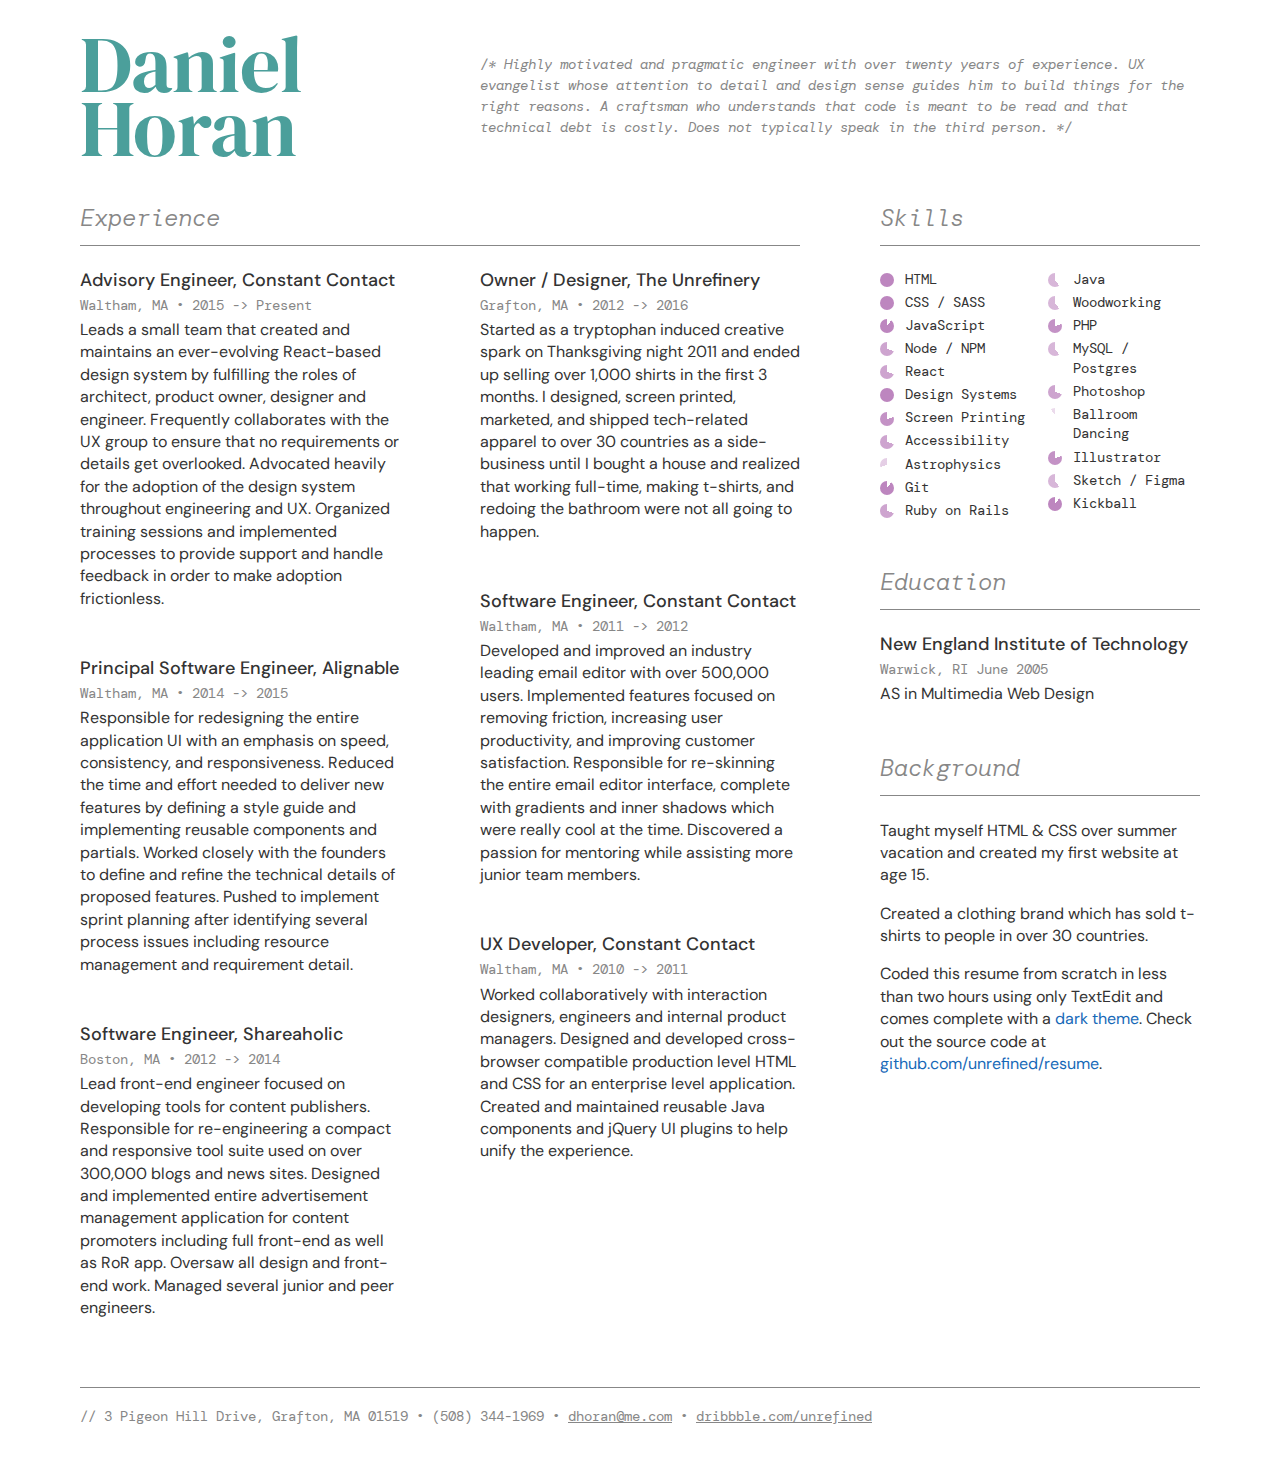
<file: index.html>
<!--

Greetings from behind the curtain!

Thanks for stopping by. Please take a look around. I hope that everything is to your liking but remember: nothing lasts, nothing is finished, nothing is perfect.

-->

<html lang="en">
  <head>
    <title>Daniel Horan's Resume</title>
    <meta charset="utf-8" />
    <meta name="viewport" content="width=device-width, initial-scale=1.0" />
    <link rel="apple-touch-icon" sizes="144x144" href="icons/apple-touch-icon.png">
    <link rel="icon" type="image/png" sizes="32x32" href="icons/favicon-32x32.png">
    <link rel="icon" type="image/png" sizes="16x16" href="icons/favicon-16x16.png">
    <link rel="mask-icon" href="icons/safari-pinned-tab.svg" color="#5bbad5">
    <meta name="theme-color" content="#ffffff">
    <link href="https://fonts.gstatic.com" rel="preconnect">
    <link
      href="https://fonts.googleapis.com/css2?family=DM+Mono:ital,wght@0,300;0,400;0,500;1,300;1,400;1,500&display=swap"
      rel="stylesheet">
    <link href="https://fonts.googleapis.com/css2?family=DM+Serif+Display:ital@0;1&display=swap" rel="stylesheet">
    <link
      href="https://fonts.googleapis.com/css2?family=DM+Sans:ital,wght@0,400;0,500;0,700;1,400;1,500;1,700&family=DM+Serif+Display:ital@0;1&display=swap"
      rel="stylesheet">
    <link rel="stylesheet" href="main.css">
    <script>
      const switchTheme = (e) => {
        const toggle = document.getElementById('toggle');
        toggle.innerText = toggle.innerText === 'light theme' ? 'dark theme' : 'light theme';
        document.body.className = document.body.className === '' ? 'dark' : '';
    }
    </script>
  </head>
  <body>
    <div class="grid-container">
      <h1 class="name" onClick="switchTheme(event)">Daniel <span>Horan</span></h1>
      <blockquote class="quote">/* Highly motivated and pragmatic engineer with over twenty years of experience. UX evangelist whose attention to detail and design sense guides him to build things for the right reasons. A craftsman who understands that code is meant to be read and that technical debt is costly. Does not typically speak in the third person. */
      </blockquote>
      <main class="main">
        <section>
          <h2>Experience</h2>

          <div class="experience">
            <article>
              <h3>Advisory Engineer, Constant Contact</h3>
              <h4>Waltham, MA • 2015 -> Present</h4>
              <p>Leads a small team that created and maintains an ever-evolving React-based design system by fulfilling the roles of architect, product owner, designer and engineer. Frequently collaborates with the UX group to ensure that no requirements or details get overlooked. Advocated heavily for the adoption of the design system throughout engineering and UX. Organized training sessions and implemented processes to provide support and handle feedback in order to make adoption frictionless.</p>
            </article>

            <article>
              <h3>Principal Software Engineer, Alignable</h3>
              <h4>Waltham, MA • 2014 -> 2015</h4>
              <p>Responsible for redesigning the entire application UI with an emphasis on speed, consistency, and responsiveness. Reduced the time and effort needed to deliver new features by defining a style guide and implementing reusable components and partials. Worked closely with the founders to define and refine the technical details of proposed features. Pushed to implement sprint planning after identifying several process issues including resource management and requirement detail.</p>
            </article>

            <article>
              <h3>Software Engineer, Shareaholic</h3>
              <h4>Boston, MA • 2012 -> 2014</h4>
              <p>Lead front-end engineer focused on developing tools for content publishers. Responsible for re-engineering a compact and responsive tool suite used on over 300,000 blogs and news sites. Designed and implemented entire advertisement management application for content promoters including full front-end as well as RoR app. Oversaw all design and front-end work. Managed several junior and peer engineers.</p>
            </article>

            <article>
              <h3>Owner / Designer, The Unrefinery</h3>
              <h4>Grafton, MA • 2012 -> 2016</h4>
              <p>Started as a tryptophan induced creative spark on Thanksgiving night 2011 and ended up selling over 1,000 shirts in the first 3 months. I designed, screen printed, marketed, and shipped tech-related apparel to over 30 countries as a side-business until I bought a house and realized that working full-time, making t-shirts, and redoing the bathroom were not all going to happen.</p>
            </article>

            <article>
              <h3>Software Engineer, Constant Contact</h3>
              <h4>Waltham, MA • 2011 -> 2012</h4>
              <p>Developed and improved an industry leading email editor with over 500,000 users. Implemented features focused on removing friction, increasing user productivity, and improving customer satisfaction. Responsible for re-skinning the entire email editor interface, complete with gradients and inner shadows which were really cool at the time. Discovered a passion for mentoring while assisting more junior team members.</p>
            </article>

            <article>
              <h3>UX Developer, Constant Contact</h3>
              <h4>Waltham, MA • 2010 -> 2011</h4>
              <p>Worked collaboratively with interaction designers, engineers and internal product managers. Designed and developed cross-browser compatible production level HTML and CSS for an enterprise level application. Created and maintained reusable Java components and jQuery UI plugins to help unify the experience.</p>
            </article>

          </div>
        </section>
      </main>

      <aside class="aside">
        <section>
          <h2>Skills</h2>
          <ul class="skills">
            <li data-proficiency="100">HTML</li>
            <li data-proficiency="100">CSS / SASS</li>
            <li data-proficiency="90">JavaScript</li>
            <li data-proficiency="70">Node / NPM</li>
            <li data-proficiency="70">React</li>
            <li data-proficiency="100">Design Systems</li>
            <li data-proficiency="80">Screen Printing</li>
            <li data-proficiency="70">Accessibility</li>
            <li data-proficiency="30">Astrophysics</li>
            <li data-proficiency="90">Git</li>
            <li data-proficiency="70">Ruby on Rails</li>
            <li data-proficiency="60">Java</li>
            <li data-proficiency="60">Woodworking</li>
            <li data-proficiency="80">PHP</li>
            <li data-proficiency="60">MySQL / Postgres</li>
            <li data-proficiency="70">Photoshop</li>
            <li data-proficiency="10">Ballroom Dancing</li>
            <li data-proficiency="80">Illustrator</li>
            <li data-proficiency="60">Sketch / Figma</li>
            <li data-proficiency="90">Kickball</li>
          </ul>
        </section>

        <section class="education">
          <h2>Education</h2>
          <article>
            <h3>New England Institute of Technology</h3>
            <h4>Warwick, RI June 2005</h4>
            <p>AS in Multimedia Web Design</p>
          </article>
        </section>

        <section>
          <h2>Background</h2>
          <ul class="bio">
            <li>Taught myself HTML & CSS over summer vacation and created my first website at age 15.</li>
            <li>Created a clothing brand which has sold t-shirts to people in over 30 countries.</li>
            <li>Coded this resume from scratch in less than two hours using only TextEdit and comes complete with a <span class="link" id="toggle" onclick="switchTheme(event, true)">dark theme</span>. Check out the source code at <a href="https://github.com/unrefined/resume">github.com/unrefined/resume</a>.</li>
          </ul>
        </section>

      </aside>

      <footer>
        <span class="address">3 Pigeon Hill Drive, Grafton, MA 01519</span>
        <span class="telephone">(508) 344-1969</span>
        <span><a href="mailto:dhoran@me.com">dhoran@me.com</a></span>
        <span><a href="https://dribbble.com/unrefined">dribbble.com/unrefined</a></span>
      </footer>
    </div>
  </body>
</html>
</file>
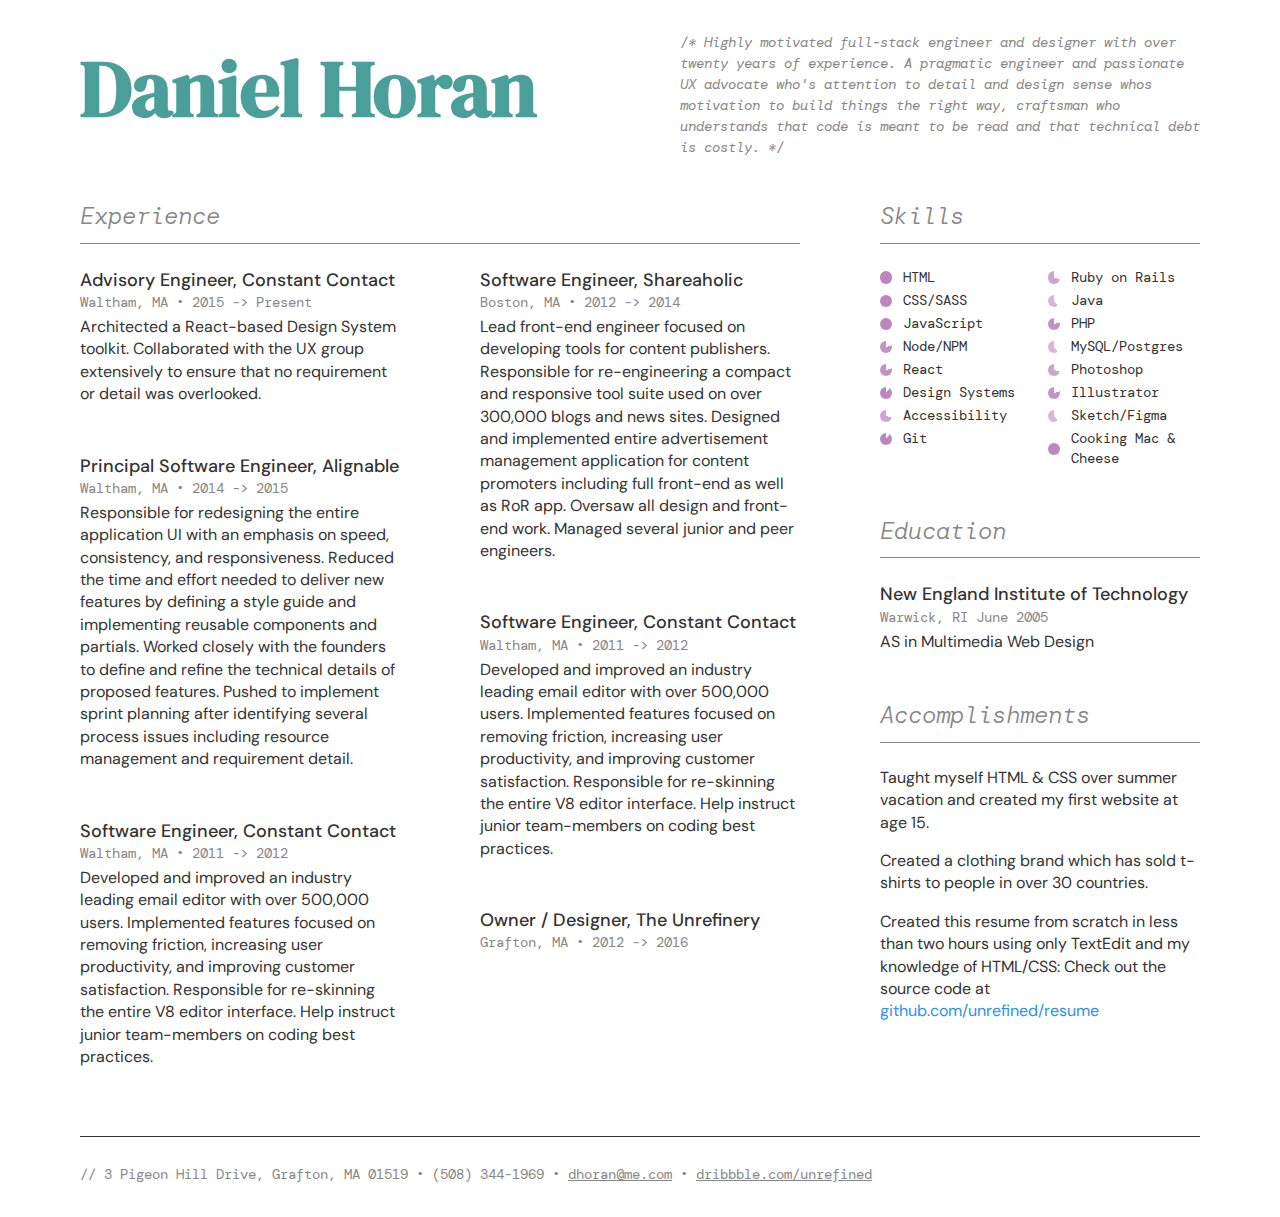
<file: src/index.html>
<html lang="en">
  <head>
    <title>Daniel Horan's Resume</title>
    <link href="https://fonts.gstatic.com" rel="preconnect">
    <link
      href="https://fonts.googleapis.com/css2?family=DM+Mono:ital,wght@0,300;0,400;0,500;1,300;1,400;1,500&display=swap"
      rel="stylesheet">
    <link href="https://fonts.googleapis.com/css2?family=DM+Serif+Display:ital@0;1&display=swap" rel="stylesheet">
    <link
      href="https://fonts.googleapis.com/css2?family=DM+Sans:ital,wght@0,400;0,500;0,700;1,400;1,500;1,700&family=DM+Serif+Display:ital@0;1&display=swap"
      rel="stylesheet">
    <link rel="stylesheet" href="main.css">
    <script>
      const switchTheme = () => {
        document.body.className = document.body.className === '' ? 'dark' : '';
    }
    </script>
  </head>
  <body>
    <div class="grid-container">
      <h1 class="name" onClick="switchTheme()">Daniel Horan</h1>
      <blockquote class="quote">/* Highly motivated full-stack engineer and designer with over twenty years of experience. A pragmatic engineer and passionate UX advocate who's attention to detail and design sense
        whos motivation to build things the right way, craftsman who understands that code is meant to be read and that
        technical debt is costly. */
      </blockquote>
      <main class="main">
        <section class="experience">
          <h2>Experience</h2>

          <div class="columns">
            <article>
              <h3>Advisory Engineer, Constant Contact</h3>
              <h4>Waltham, MA • 2015 -> Present</h4>
              <p>Architected a React-based Design System toolkit. Collaborated with the UX group extensively to ensure that
                no requirement or detail was overlooked. </p>
            </article>

            <article>
              <h3>Principal Software Engineer, Alignable</h3>
              <h4>Waltham, MA • 2014 -> 2015</h4>
              <p>Responsible for redesigning the entire application UI with an emphasis on speed, consistency, and
                responsiveness. Reduced the time and effort needed to deliver new features by defining a style guide and
                implementing reusable components and partials. Worked closely with the founders to define and refine the
                technical details of proposed features. Pushed to implement sprint planning after identifying several
                process issues including resource management and requirement detail.</p>
            </article>

            <article>
              <h3>Software Engineer, Constant Contact</h3>
              <h4>Waltham, MA • 2011 -> 2012</h4>
              <p>Developed and improved an industry leading email editor with over 500,000 users. Implemented features
                focused on removing friction, increasing user productivity, and improving customer satisfaction. Responsible
                for re-skinning the entire V8 editor interface. Help instruct junior team-members on coding best
                practices. </p>
            </article>

            <article>
              <h3>Software Engineer, Shareaholic</h3>
              <h4>Boston, MA • 2012 -> 2014</h4>
              <p>Lead front-end engineer focused on developing tools for content publishers. Responsible for re-engineering
                a compact and responsive tool suite used on over 300,000 blogs and news sites. Designed and implemented
                entire advertisement management application for content promoters including full front-end as well as RoR
                app. Oversaw all design and front-end work. Managed several junior and peer engineers.</p>
            </article>

            <article>
              <h3>Software Engineer, Constant Contact</h3>
              <h4>Waltham, MA • 2011 -> 2012</h4>
              <p>Developed and improved an industry leading email editor with over 500,000 users. Implemented features
                focused on removing friction, increasing user productivity, and improving customer satisfaction. Responsible
                for re-skinning the entire V8 editor interface. Help instruct junior team-members on coding best
                practices.</p>
            </article>

            <article>
              <h3>Owner / Designer, The Unrefinery</h3>
              <h4>Grafton, MA • 2012 -> 2016</h4>
              <p></p>
            </article>
          </div>
        </section>
      </main>

      <aside class="aside">
        <section>
          <h2>Skills</h2>
          <ul class="skills">
            <li data-proficiency="100">HTML</li>
            <li data-proficiency="100">CSS/SASS</li>
            <li data-proficiency="100">JavaScript</li>
            <li data-proficiency="80">Node/NPM</li>
            <li data-proficiency="80">React</li>
            <li data-proficiency="90">Design Systems</li>
            <li data-proficiency="70">Accessibility</li>
            <li data-proficiency="90">Git</li>
            <li data-proficiency="70">Ruby on Rails</li>
            <li data-proficiency="60">Java</li>
            <li data-proficiency="80">PHP</li>
            <li data-proficiency="60">MySQL/Postgres</li>
            <li data-proficiency="70">Photoshop</li>
            <li data-proficiency="80">Illustrator</li>
            <li data-proficiency="60">Sketch/Figma</li>
            <li data-proficiency="100">Cooking Mac & Cheese</li>
          </ul>
        </section>

        <section class="education">
          <h2>Education</h2>
          <article>
            <h3>New England Institute of Technology</h3>
            <h4>Warwick, RI June 2005</h4>
            <p>AS in Multimedia Web Design</p>
          </article>
        </section>

        <section>
          <h2>Accomplishments</h2>
          <ul class="accomplishments">
            <li>Taught myself HTML & CSS over summer vacation and created my first website at age 15.</li>
            <li>Created a clothing brand which has sold t-shirts to people in over 30 countries.</li>
            <li>Created this resume from scratch in less than two hours using only TextEdit and my knowledge of HTML/CSS: Check out the source code at <a href="https://github.com/unrefined/resume">github.com/unrefined/resume</a></li>
          </ul>
        </section>

      </aside>

      <footer>
        // 3 Pigeon Hill Drive, Grafton, MA 01519 • (508) 344-1969 • <a href="mailto:dhoran@me.com">dhoran@me.com</a> • <a href="https://dribbble.com/unrefined">dribbble.com/unrefined</a>
      </footer>
    </div>
  </body>
</html>
</file>
<file: main.css>
/* Variables */
:root {
  --white: #ffffff;
  --black: #333333;
  --gray: #878787;
  --blue: #1769b8;
  --green: #4b9f9b;
  --purple: #bd86bf;
  --orange: #f8bb3c;
  --red: #eb5d5f;

  --type-body: 'DM Sans', sans-serif;
  --type-heading: 'DM Serif Display', serif;
  --type-mono: 'DM Mono', monospace;

  --body-bg: var(--white);
  --body-color: var(--black);
  --pie-color: var(--purple);
  --link-color: var(--blue);
}

/* Dark Theme overrides */
@media only screen {
  .dark {
    --white: #ececec;
    --gray: #a7a7a7;
    --green: #57b6b2;
    --blue: #2991f6;
    --body-bg: #1b1d22;
    --body-color: var(--white);
    --link-color: var(--blue);
  }
}

/* Reset */
* {
  margin: 0;
  padding: 0;
  outline: 0;
  font-size: 1em;
  font-weight: normal;
  font-style: normal;
  border: 0;
  text-decoration: none;
  list-style-type: none
}

body {
  font-family: var(--type-body);
  background-color: var(--body-bg);
  color: var(--body-color);
  font-size: 16px;
  font-weight: 400;
  line-height: 1.4;
}

/* Grid layout */
.grid-container {
  padding: 2em;
  display: grid;
  grid-template-columns: 1fr;
  grid-template-rows: auto auto auto auto auto;
  gap: 2em 5em;
  grid-template-areas:
      "name"
      "quote"
      "main"
      "aside"
      "footer";
}

.name {
  grid-area: name;
}

.quote {
  grid-area: quote;
  align-self: center;
}

.main {
  grid-area: main;
}

.aside {
  grid-area: aside;
}

footer {
  grid-area: footer;
  color: var(--gray);
  border-top: 1px solid var(--gray);
  padding-top: 1em;
  font-family: var(--type-mono);
  font-size: 0.875em;
  line-height: 2;
}

footer::before {
  content: "/* "
}

footer::after {
  content: " */"
}

footer > * {
  display: block;
}

/* Headings */
h1 {
  font-family: var(--type-heading);
  font-size: 5em;
  font-weight: 500;
  line-height: 0.8;
  color: var(--green);
}

h1 span {
  color: var(--green);
}

h2 {
  font-size: 1.5em;
  font-weight: 100;
  font-style: italic;
  border-bottom: 1px solid var(--gray);
  line-height: 1.2;
  padding: 0.5em 0;
  margin-bottom: 1em;
  color: var(--gray);
  font-family: var(--type-mono);
}

h3 {
  font-size: 1.125em;
  font-weight: 500;
  line-height: 1.2;
  margin-bottom: 0.25em;
}

h4 {
  font-family: var(--type-mono);
  font-size: 0.875em;
  color: var(--gray);
  margin-bottom: 0.25em;
}

/* Elements */

blockquote {
  font-size: 0.875em;
  color: var(--gray);
  font-style: italic;
  line-height: 1.5;
  font-family: var(--type-mono);
}

a, .link {
  color: var(--link-color);
  cursor: pointer;
}

footer a, footer .link {
  color: inherit;
  text-decoration: underline;
  cursor: pointer;
}

section {
  margin-bottom: 2.25em;
}

article {
  break-inside: avoid;
}

article:not(:last-child) {
  margin-bottom: 3em;
}

p:not(:last-of-type) {
  margin-bottom: 1em;
}

.experience {
  columns: 1;
  column-gap: 5em;
}

.skills {
  columns: 1;
  column-gap: 1em;
}

.skills li {
  display: flex;
  flex-direction: row;
  margin-bottom: 0.5em;
  font-size: 1em;
  font-family: var(--type-mono);
  position: relative;
}

.bio li {
  margin-bottom: 1em;
}

[data-proficiency]::before {
  position: relative;
  top: 0.2rem;
  content: "";
  display: block;
  flex: 0 0 auto;
  width: 14px;
  height: 14px;
  border-radius: 10em;
  margin-right: 0.75em;
}

[data-proficiency="100"]::before {
  background: var(--pie-color);
}

[data-proficiency="90"]::before {
  background: conic-gradient(var(--body-bg) 0, var(--body-bg) 10%, var(--pie-color) 10%, var(--pie-color) 100%);
}

[data-proficiency="80"]::before {
  opacity: 0.9;
  background: conic-gradient(var(--body-bg) 0, var(--body-bg) 20%, var(--pie-color) 20%, var(--pie-color) 100%);
}

[data-proficiency="70"]::before {
  opacity: 0.75;
  background: conic-gradient(var(--body-bg) 0, var(--body-bg) 30%, var(--pie-color) 30%, var(--pie-color) 100%);
}

[data-proficiency="60"]::before {
  opacity: 0.6;
  background: conic-gradient(var(--body-bg) 0, var(--body-bg) 40%, var(--pie-color) 40%, var(--pie-color) 100%);
}

[data-proficiency="50"]::before {
  opacity: 0.45;
  background: conic-gradient(var(--body-bg) 0, var(--body-bg) 50%, var(--pie-color) 50%, var(--pie-color) 100%);
}

[data-proficiency="30"]::before {
  opacity: 0.4;
  background: conic-gradient(var(--body-bg) 0, var(--body-bg) 70%, var(--pie-color) 70%, var(--pie-color) 100%);
}

[data-proficiency="10"]::before {
  opacity: 0.3;
  background: conic-gradient(var(--body-bg) 0, var(--body-bg) 90%, var(--pie-color) 90%, var(--pie-color) 100%);
}

@media print, screen and (min-width: 800px) {
  .grid-container {
    padding: 2em 5em;
    grid-template-columns: 1fr 1fr 1fr 1fr 1fr 1fr;
    grid-template-rows: auto 1fr auto;
    gap: 2em 5em;
    grid-template-areas:
      "name name quote quote quote quote"
      "main main main main aside aside"
      "footer footer footer footer footer footer";
  }

  .skills li {
    font-size: 0.875em;
    margin-bottom: 0.25em;
  }

  footer > * {
    display: inline;
  }

  footer > *:not(:first-child)::before {
    content: " • ";
  }

  footer::before {
    content: "// "
  }

  footer::after {
    content: ""
  }

}

@media print, screen and (min-width: 1000px) {
  .experience {
    columns: 2;
  }
}

@media print, screen and (min-width: 1200px) {
  .skills {
    columns: 2;
  }
}


@media print {
  @page { size: landscape; }
  * {
    -webkit-print-color-adjust: exact;
    print-color-adjust: exact;
  }
  body {
    font-size: 10px;
  }
  .grid-container {
    padding: 1em 1em;
    grid-template-areas:
      "name name name quote quote quote"
      "main main main main aside aside"
      "footer footer footer footer footer footer";
  }

  footer a, .link {
    color: inherit;
    text-decoration: none;
  }

  [data-proficiency]::before {
    width: 8px;
    height: 8px;
    opacity: 1;
    top: 0.15rem;
  }
}
</file>
<file: src/main.css>
/* Variables */
:root {
  --white: #ffffff;
  --black: #333333;
  --gray: #878787;
  --blue: #2991f6;
  --green: #4b9f9b;
  --purple: #bd86bf;
  --orange: #f8bb3c;
  --red: #eb5d5f;

  --type-body: 'DM Sans', sans-serif;
  --type-heading: 'DM Serif Display', serif;
  --type-mono: 'DM Mono', monospace;

  --body-bg: var(--white);
  --body-color: var(--black);
  --pie-color: var(--purple);
  --link-color: var(--blue);
}

/* Dark Theme overrides */
.dark {
  --white: #ececec;
  --gray: #a7a7a7;
  --green: #57b6b2;
  --body-bg: var(--black);
  --body-color: var(--white)
}

/* Reset */
* {
  margin: 0;
  padding: 0;
  outline: 0;
  font-size: 1em;
  font-weight: normal;
  font-style: normal;
  border: 0;
  text-decoration: none;
  list-style-type: none
}

body {
  font-family: var(--type-body);
  background-color: var(--body-bg);
  color: var(--body-color);
  font-size: 16px;
  font-weight: 400;
  line-height: 1.4;
}

/* Grid layout */
.grid-container {
  padding: 2em 5em;
  display: grid;
  grid-template-columns: 1fr 1fr 1fr 1fr 1fr 1fr;
  grid-template-rows: auto 1fr auto;
  gap: 2em 5em;
  grid-template-areas:
      "name name name quote quote quote"
      "main main main main aside aside"
      "footer footer footer footer footer footer";
}

.name {
  grid-area: name;
}

.quote {
  grid-area: quote;
  align-self: center;
}

.main {
  grid-area: main;
}

.aside {
  grid-area: aside;
}

footer {
  grid-area: footer;
  color: var(--gray);
  border-top: 1px solid var(--black);
  padding-top: 2em;
  font-family: var(--type-mono);
  font-size: 0.875em;
}

.columns {
  columns: 2;
  column-gap: 5em;
}

/* Headings */
h1 {
  font-size: 5em;
  font-weight: 800;
  color: var(--green);
  font-family: var(--type-heading);
}

h2 {
  font-size: 1.5em;
  font-weight: 100;
  font-style: italic;
  border-bottom: 1px solid var(--gray);
  line-height: 1.2;
  padding: 0.5em 0;
  margin-bottom: 1em;
  color: var(--gray);
  font-family: var(--type-mono);
}

h3 {
  font-size: 1.125em;
  font-weight: 500;
}

h4 {
  font-family: var(--type-mono);
  font-size: 0.875em;
  color: var(--gray);
  margin-bottom: 0.25em;
}

/* Elements */

blockquote {
  font-size: 0.875em;
  color: var(--gray);
  font-style: italic;
  line-height: 1.5;
  font-family: var(--type-mono);
}

a {
  color: var(--link-color);
}

footer a {
  color: inherit;
  text-decoration: underline;
}

section {
  margin-bottom: 2.25em;
}

article {
  break-inside: avoid;
}

article:not(:last-child) {
  margin-bottom: 3em;
}

p:not(:last-of-type) {
  margin-bottom: 1em;
}

.skills {
  columns: 2;
  column-gap: 1em;
}

.skills li {
  display: flex;
  flex-direction: row;
  align-items: center;
  margin-bottom: 0.25em;
  font-size: 0.875em;
  font-family: var(--type-mono);
}

.accomplishments li {
  margin-bottom: 1em;
}

[data-proficiency]::before {
  content: "";
  display: block;
  flex: 0 0 auto;
  width: 0.875em;
  height: 0.875em;
  border-radius: 50%;
  margin-right: 0.75em;
}

[data-proficiency="100"]::before {
  background: var(--pie-color);
}

[data-proficiency="90"]::before {
  background: conic-gradient(var(--body-bg) 0, var(--body-bg) 10%, var(--pie-color) 10%, var(--pie-color) 100%);
}

[data-proficiency="80"]::before {
  opacity: 0.9;
  background: conic-gradient(var(--body-bg) 0, var(--body-bg) 20%, var(--pie-color) 20%, var(--pie-color) 100%);
}

[data-proficiency="70"]::before {
  opacity: 0.75;
  background: conic-gradient(var(--body-bg) 0, var(--body-bg) 30%, var(--pie-color) 30%, var(--pie-color) 100%);
}

[data-proficiency="60"]::before {
  opacity: 0.6;
  background: conic-gradient(var(--body-bg) 0, var(--body-bg) 40%, var(--pie-color) 40%, var(--pie-color) 100%);
}

[data-proficiency="50"]::before {
  opacity: 0.45;
  background: conic-gradient(var(--body-bg) 0, var(--body-bg) 50%, var(--pie-color) 50%, var(--pie-color) 100%);
}

@media print {
  body {
    font-size: 10px;
  }
}
</file>
